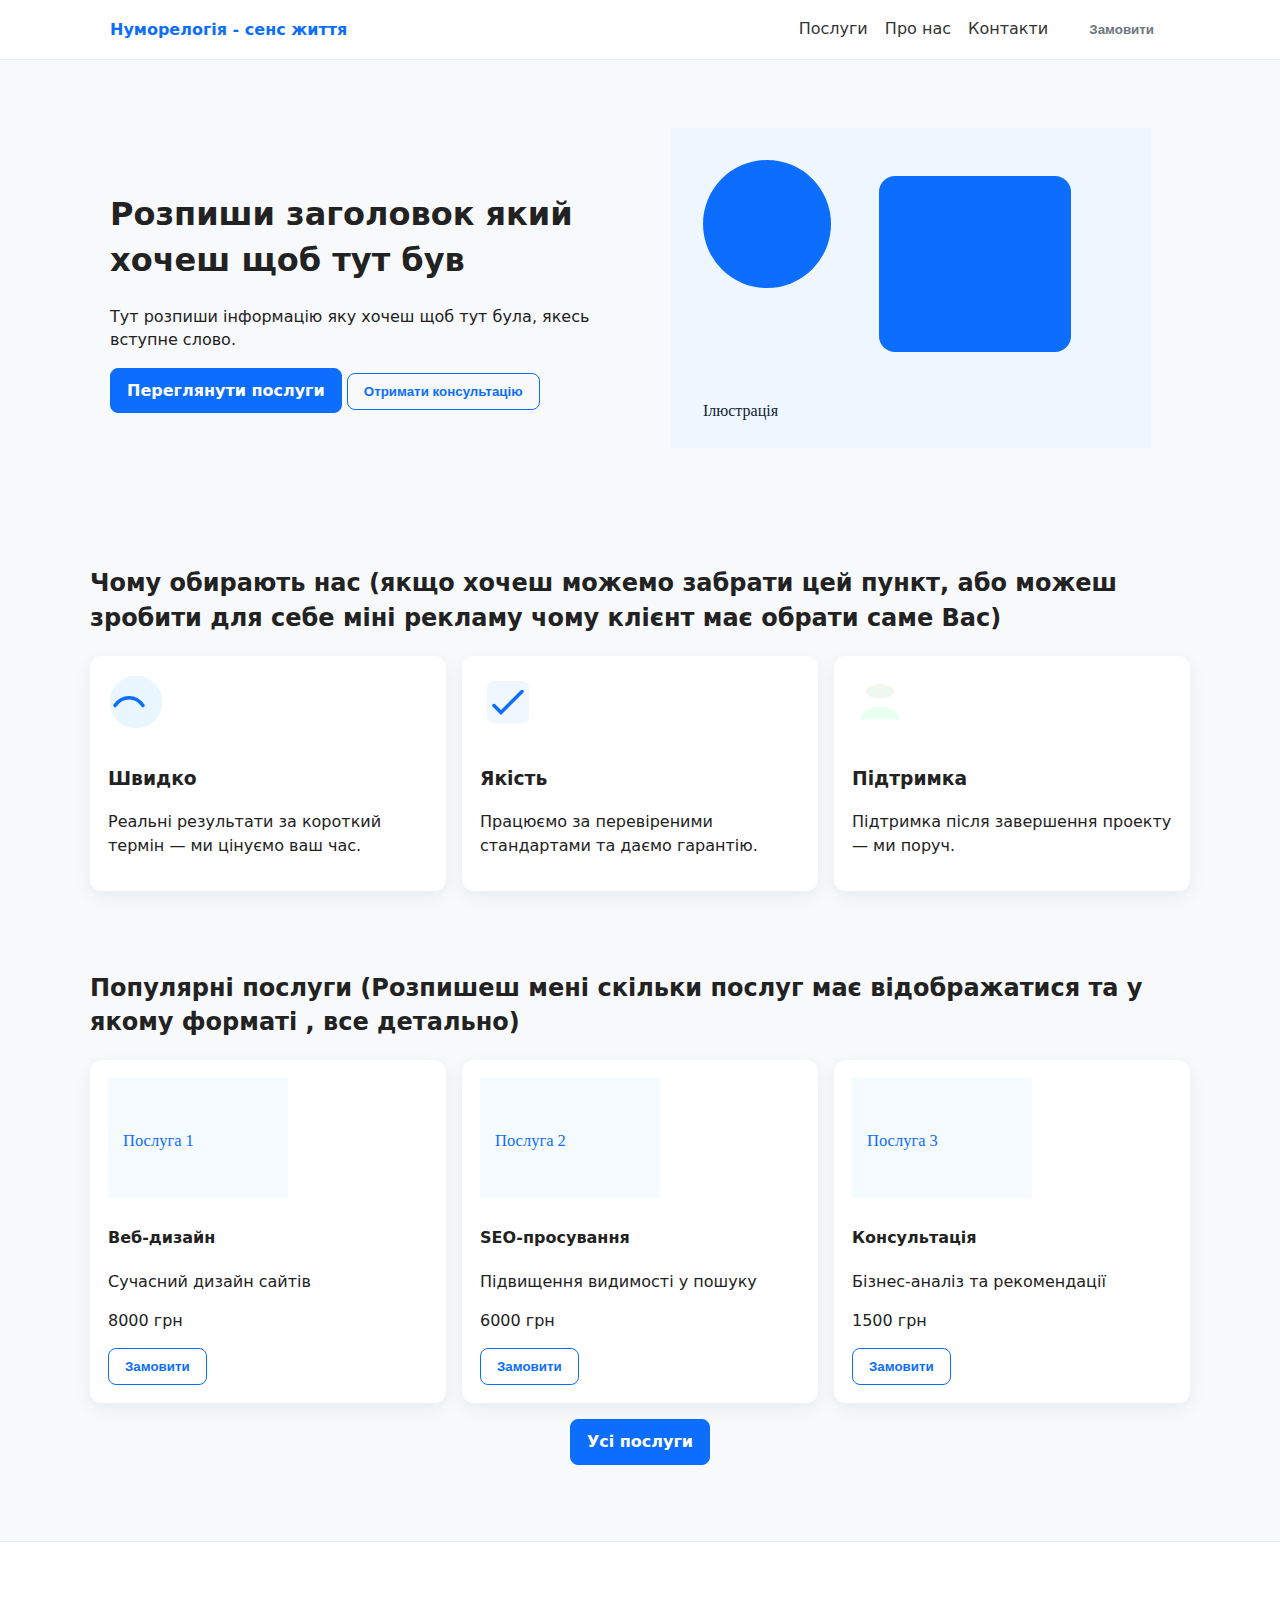
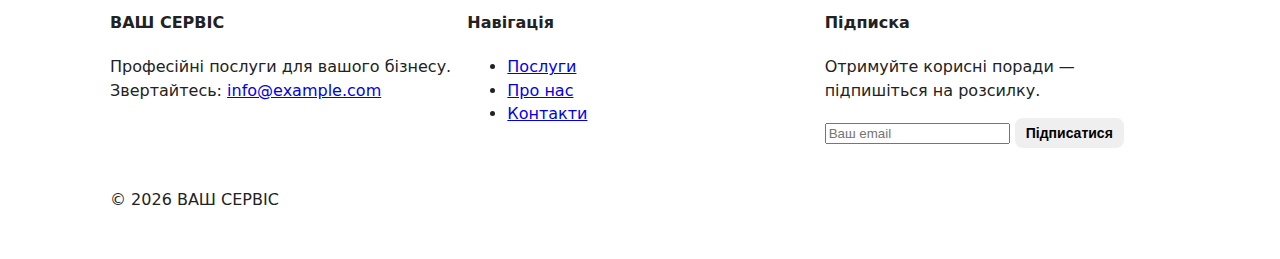
<file: index.html>
<!doctype html>
<html lang="uk">
<head>
  <meta charset="utf-8" />
  <meta name="viewport" content="width=device-width,initial-scale=1" />
  <title>Нумерологія</title>
  <link rel="stylesheet" href="css/style.css" />
</head>
<body>
  <header class="site-header">
    <div class="container">
      <a class="brand" href="index.html">Нуморелогія - сенс життя</a>
      <nav class="nav">
        <a href="services.html">Послуги</a>
        <a href="about.html">Про нас</a>
        <a href="contact.html">Контакти</a>
        <button id="btn-signup" class="btn btn-ghost">Замовити</button>
      </nav>
    </div>
  </header>

  <main>
    <section class="hero">
      <div class="container hero-inner">
        <div class="hero-text">
          <h1>Розпиши заголовок який хочеш щоб тут був</h1>
          <p>Тут розпиши інформацію яку хочеш щоб тут була, якесь вступне слово.</p>
          <div class="hero-ctas">
            <a class="btn btn-primary" href="services.html">Переглянути послуги</a>
            <button id="btn-hero-order" class="btn btn-outline">Отримати консультацію</button>
          </div>
        </div>
        <div class="hero-visual">
          <img src="img/hero-illustration.svg" alt="hero illustration" />
        </div>
      </div>
    </section>

    <section class="features container">
      <h2>Чому обирають нас (якщо хочеш можемо забрати цей пункт, або можеш зробити для себе міні рекламу чому клієнт має обрати саме Вас)</h2>
      <div class="grid cols-3">
        <div class="card feature">
          <img src="img/icon-speed.svg" alt="speed" class="icon" />
          <h3>Швидко</h3>
          <p>Реальні результати за короткий термін — ми цінуємо ваш час.</p>
        </div>
        <div class="card feature">
          <img src="img/icon-quality.svg" alt="quality" class="icon" />
          <h3>Якість</h3>
          <p>Працюємо за перевіреними стандартами та даємо гарантію.</p>
        </div>
        <div class="card feature">
          <img src="img/icon-support.svg" alt="support" class="icon" />
          <h3>Підтримка</h3>
          <p>Підтримка після завершення проекту — ми поруч.</p>
        </div>
      </div>
    </section>

    <section class="container preview-services">
      <h2>Популярні послуги (Розпишеш мені скільки послуг має відображатися та у якому форматі , все детально)</h2>
      <div class="grid cols-3" id="services-list">
        <!-- services populated by JS -->
      </div>
      <div class="center"><a class="btn btn-primary" href="services.html">Усі послуги</a></div>
    </section>

  </main>

  <footer class="site-footer">
    <div class="container foot-grid">
      <div>
        <h4>ВАШ СЕРВІС</h4>
        <p>Професійні послуги для вашого бізнесу. Звертайтесь: <a href="mailto:info@example.com">info@example.com</a></p>
      </div>
      <div>
        <h4>Навігація</h4>
        <ul>
          <li><a href="services.html">Послуги</a></li>
          <li><a href="about.html">Про нас</a></li>
          <li><a href="contact.html">Контакти</a></li>
        </ul>
      </div>
      <div>
        <h4>Підписка</h4>
        <p>Отримуйте корисні поради — підпишіться на розсилку.</p>
        <form id="subscribe-form" class="subscribe-form">
          <input type="email" name="email" placeholder="Ваш email" required />
          <button class="btn btn-small">Підписатися</button>
        </form>
      </div>
    </div>
    <div class="container copyright">© <span id="year"></span> ВАШ СЕРВІС</div>
  </footer>

  <!-- Modal: Order form -->
  <div id="modal" class="modal" aria-hidden="true">
    <div class="modal-dialog" role="dialog" aria-modal="true">
      <button class="modal-close" data-close>×</button>
      <h3 id="modal-title">Замовити послугу</h3>
      <form id="order-form" class="form">
        <label>Послуга
          <select name="service" id="order-service"></select>
        </label>
        <label>Ім'я<input name="name" required/></label>
        <label>Телефон<input name="phone" required/></label>
        <label>Email<input name="email" type="email" required/></label>
        <label>Повідомлення<textarea name="message" rows="3"></textarea></label>
        <div class="form-actions">
          <button type="submit" class="btn btn-primary">Надіслати заявку</button>
          <button type="button" class="btn btn-ghost" data-close>Скасувати</button>
        </div>
      </form>
      <div id="order-ok" class="modal-ok" hidden>Дякуємо! Ми зв'яжемось найближчим часом.</div>
    </div>
  </div>

  <script src="js/main.js"></script>
</body>
</html>
</file>
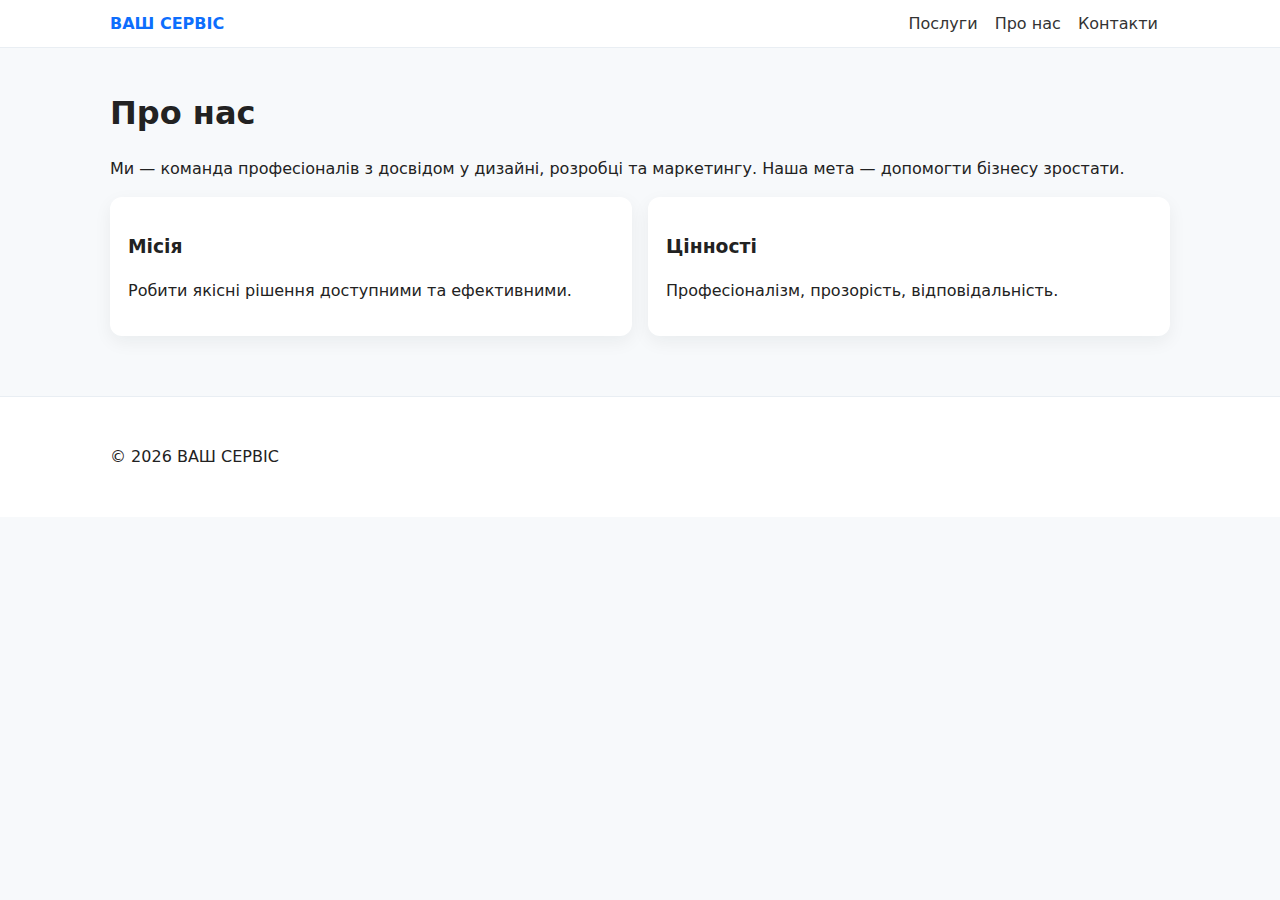
<file: about.html>
<!doctype html>
<html lang="uk">
<head>
  <meta charset="utf-8" />
  <meta name="viewport" content="width=device-width,initial-scale=1" />
  <title>Про нас — ВАШ СЕРВІС</title>
  <link rel="stylesheet" href="css/style.css" />
</head>
<body>
  <header class="site-header">
    <div class="container">
      <a class="brand" href="index.html">ВАШ СЕРВІС</a>
      <nav class="nav">
        <a href="services.html">Послуги</a>
        <a href="about.html">Про нас</a>
        <a href="contact.html">Контакти</a>
      </nav>
    </div>
  </header>

  <main class="container">
    <h1>Про нас</h1>
    <p>Ми — команда професіоналів з досвідом у дизайні, розробці та маркетингу. Наша мета — допомогти бізнесу зростати.</p>
    <section class="timeline">
      <div class="grid cols-2">
        <div class="card">
          <h3>Місія</h3>
          <p>Робити якісні рішення доступними та ефективними.</p>
        </div>
        <div class="card">
          <h3>Цінності</h3>
          <p>Професіоналізм, прозорість, відповідальність.</p>
        </div>
      </div>
    </section>
  </main>

  <footer class="site-footer">
    <div class="container copyright">© <span id="year3"></span> ВАШ СЕРВІС</div>
  </footer>

  <script src="js/main.js"></script>
</body>
</html>
</file>
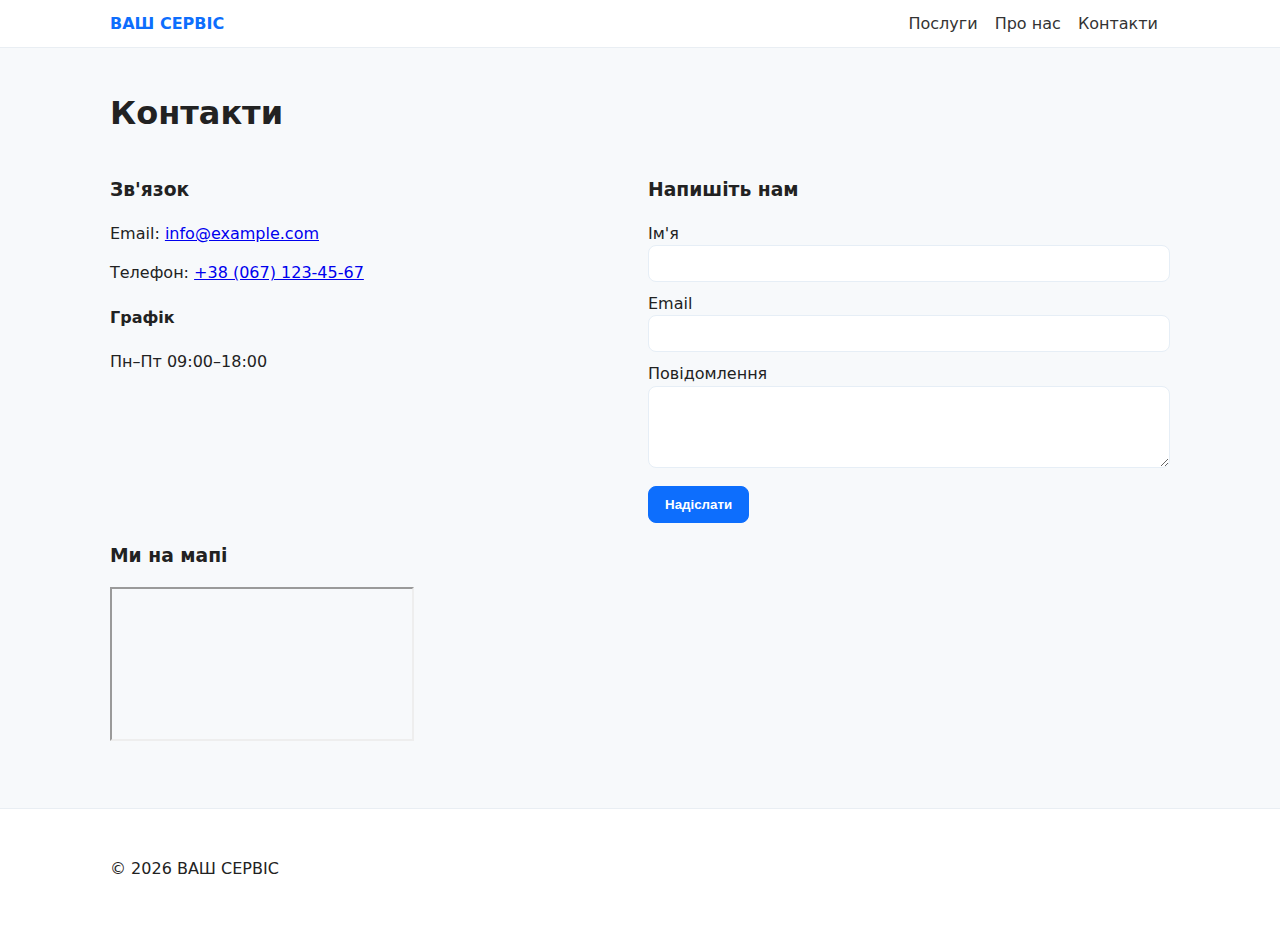
<file: contact.html>
<!doctype html>
<html lang="uk">
<head>
  <meta charset="utf-8" />
  <meta name="viewport" content="width=device-width,initial-scale=1" />
  <title>Контакти — ВАШ СЕРВІС</title>
  <link rel="stylesheet" href="css/style.css" />
  <!-- EmailJS SDK (optional) -->
  <script src="https://cdn.emailjs.com/dist/email.min.js"></script>
</head>
<body>
  <header class="site-header">
    <div class="container">
      <a class="brand" href="index.html">ВАШ СЕРВІС</a>
      <nav class="nav">
        <a href="services.html">Послуги</a>
        <a href="about.html">Про нас</a>
        <a href="contact.html">Контакти</a>
      </nav>
    </div>
  </header>

  <main class="container">
    <h1>Контакти</h1>
    <div class="grid cols-2 contact-grid">
      <div>
        <h3>Зв'язок</h3>
        <p>Email: <a href="mailto:info@example.com">info@example.com</a></p>
        <p>Телефон: <a href="tel:+380671234567">+38 (067) 123-45-67</a></p>
        <h4>Графік</h4>
        <p>Пн–Пт 09:00–18:00</p>
      </div>
      <div>
        <h3>Напишіть нам</h3>
        <form id="contact-form" class="form">
          <label>Ім'я<input name="name" required/></label>
          <label>Email<input name="email" type="email" required/></label>
          <label>Повідомлення<textarea name="message" rows="4" required></textarea></label>
          <div class="form-actions">
            <button type="submit" class="btn btn-primary">Надіслати</button>
          </div>
          <div id="contact-ok" class="modal-ok" hidden>Дякуємо! Повідомлення відправлено.</div>
        </form>
      </div>
    </div>

    <h3>Ми на мапі</h3>
    <div class="map-wrap">
      <!-- Вставте свій iframe Google Maps тут -->
      <iframe src="https://www.google.com/maps/embed?pb=!1m18!..." loading="lazy"></iframe>
    </div>
  </main>

  <footer class="site-footer">
    <div class="container copyright">© <span id="year4"></span> ВАШ СЕРВІС</div>
  </footer>

  <script src="js/main.js"></script>
</body>
</html>
</file>
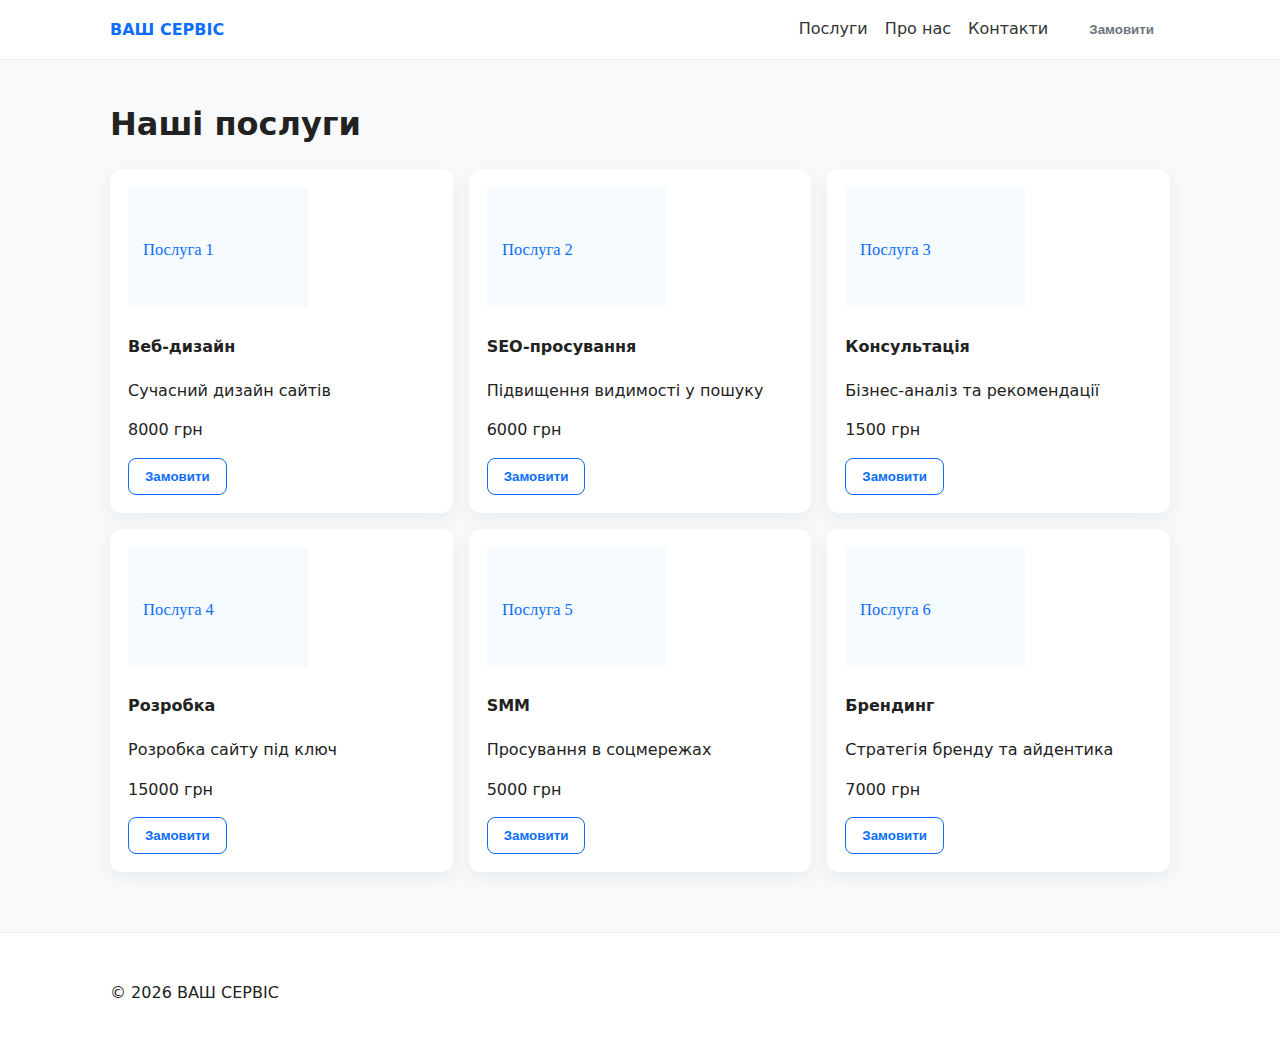
<file: services.html>
<!doctype html>
<html lang="uk">
<head>
  <meta charset="utf-8" />
  <meta name="viewport" content="width=device-width,initial-scale=1" />
  <title>Послуги — ВАШ СЕРВІС</title>
  <link rel="stylesheet" href="css/style.css" />
</head>
<body>
  <header class="site-header">
    <div class="container">
      <a class="brand" href="index.html">ВАШ СЕРВІС</a>
      <nav class="nav">
        <a href="services.html">Послуги</a>
        <a href="about.html">Про нас</a>
        <a href="contact.html">Контакти</a>
        <button id="btn-order" class="btn btn-ghost">Замовити</button>
      </nav>
    </div>
  </header>

  <main class="container">
    <h1>Наші послуги</h1>
    <div class="grid cols-3" id="services-grid">
      <!-- cards by JS -->
    </div>
  </main>

  <footer class="site-footer">
    <div class="container copyright">© <span id="year2"></span> ВАШ СЕРВІС</div>
  </footer>

  <!-- Modal included once -->
  <div id="modal" class="modal" aria-hidden="true">
    <div class="modal-dialog" role="dialog" aria-modal="true">
      <button class="modal-close" data-close>×</button>
      <h3 id="modal-title">Замовити послугу</h3>
      <form id="order-form" class="form">
        <label>Послуга
          <select name="service" id="order-service"></select>
        </label>
        <label>Ім'я<input name="name" required/></label>
        <label>Телефон<input name="phone" required/></label>
        <label>Email<input name="email" type="email" required/></label>
        <label>Повідомлення<textarea name="message" rows="3"></textarea></label>
        <div class="form-actions">
          <button type="submit" class="btn btn-primary">Надіслати заявку</button>
          <button type="button" class="btn btn-ghost" data-close>Скасувати</button>
        </div>
      </form>
      <div id="order-ok" class="modal-ok" hidden>Дякуємо! Ми зв'яжемось найближчим часом.</div>
    </div>
  </div>

  <script src="js/main.js"></script>
</body>
</html>
</file>
<file: css/style.css>
:root{
  --bg:#f7f9fb;
  --card:#fff;
  --accent:#0d6efd;
  --muted:#6c757d;
  --radius:12px;
  --max:1100px;
  font-family: Inter, system-ui, -apple-system, "Segoe UI", Roboto, "Helvetica Neue", Arial;
}

*{box-sizing:border-box}
body{margin:0;background:var(--bg);color:#222;line-height:1.45}
.container{max-width:var(--max);margin:0 auto;padding:20px}
.site-header{background:#fff;border-bottom:1px solid #e9eef3}
.site-header .container{display:flex;align-items:center;justify-content:space-between;padding:12px 20px}
.brand{font-weight:700;color:var(--accent);text-decoration:none}
.nav a{margin-right:12px;color:#333;text-decoration:none}
.nav .btn{margin-left:8px}

.btn{display:inline-block;padding:10px 16px;border-radius:8px;border:1px solid transparent;text-decoration:none;cursor:pointer;font-weight:600}
.btn-primary{background:var(--accent);color:#fff;border-color:var(--accent)}
.btn-outline{background:transparent;color:var(--accent);border-color:var(--accent)}
.btn-ghost{background:transparent;border:0;color:var(--muted)}
.btn-small{padding:6px 10px;font-size:14px}

.hero{padding:48px 0}
.hero-inner{display:flex;gap:24px;align-items:center}
.hero-text{flex:1}
.hero-visual{flex:1;text-align:center}
.hero-visual img{max-width:100%;height:320px;object-fit:contain}

.features{padding:24px 0}
.grid{display:grid;gap:16px}
.cols-3{grid-template-columns:repeat(3,1fr)}
.cols-2{grid-template-columns:repeat(2,1fr)}
.card{background:var(--card);padding:18px;border-radius:12px;box-shadow:0 6px 18px rgba(20,30,40,0.06)}

.feature .icon{width:56px;height:56px;margin-bottom:10px}

.preview-services{padding:36px 0}
.center{text-align:center;margin-top:16px}

.site-footer{margin-top:40px;padding:28px 0;background:#fff;border-top:1px solid #e9eef3}
.foot-grid{display:grid;grid-template-columns:1fr 1fr 1fr;gap:12px}

.form label{display:block;margin-bottom:10px}
.form input,.form textarea,.form select{width:100%;padding:10px;border:1px solid #e6eef6;border-radius:8px}
.form-actions{display:flex;gap:8px;align-items:center;margin-top:12px}

.modal{position:fixed;inset:0;display:none;align-items:center;justify-content:center;background:rgba(10,12,20,0.45);padding:20px}
.modal[aria-hidden="false"]{display:flex}
.modal-dialog{background:#fff;padding:20px;border-radius:12px;max-width:560px;width:100%;position:relative}
.modal-close{position:absolute;right:12px;top:10px;border:0;background:transparent;font-size:24px;cursor:pointer}

.modal-ok{padding:12px;background:#e6ffed;border:1px solid #b7f0c1;border-radius:8px;margin-top:12px}

.contact-grid .map-wrap iframe{width:100%;height:300px;border:0;margin-top:10px;border-radius:8px}

@media (max-width:900px){
  .hero-inner{flex-direction:column}
  .cols-3{grid-template-columns:1fr}
  .foot-grid{grid-template-columns:1fr}
  .site-header .container{padding:10px}
  .hero-visual img{height:200px}
}
</file>
